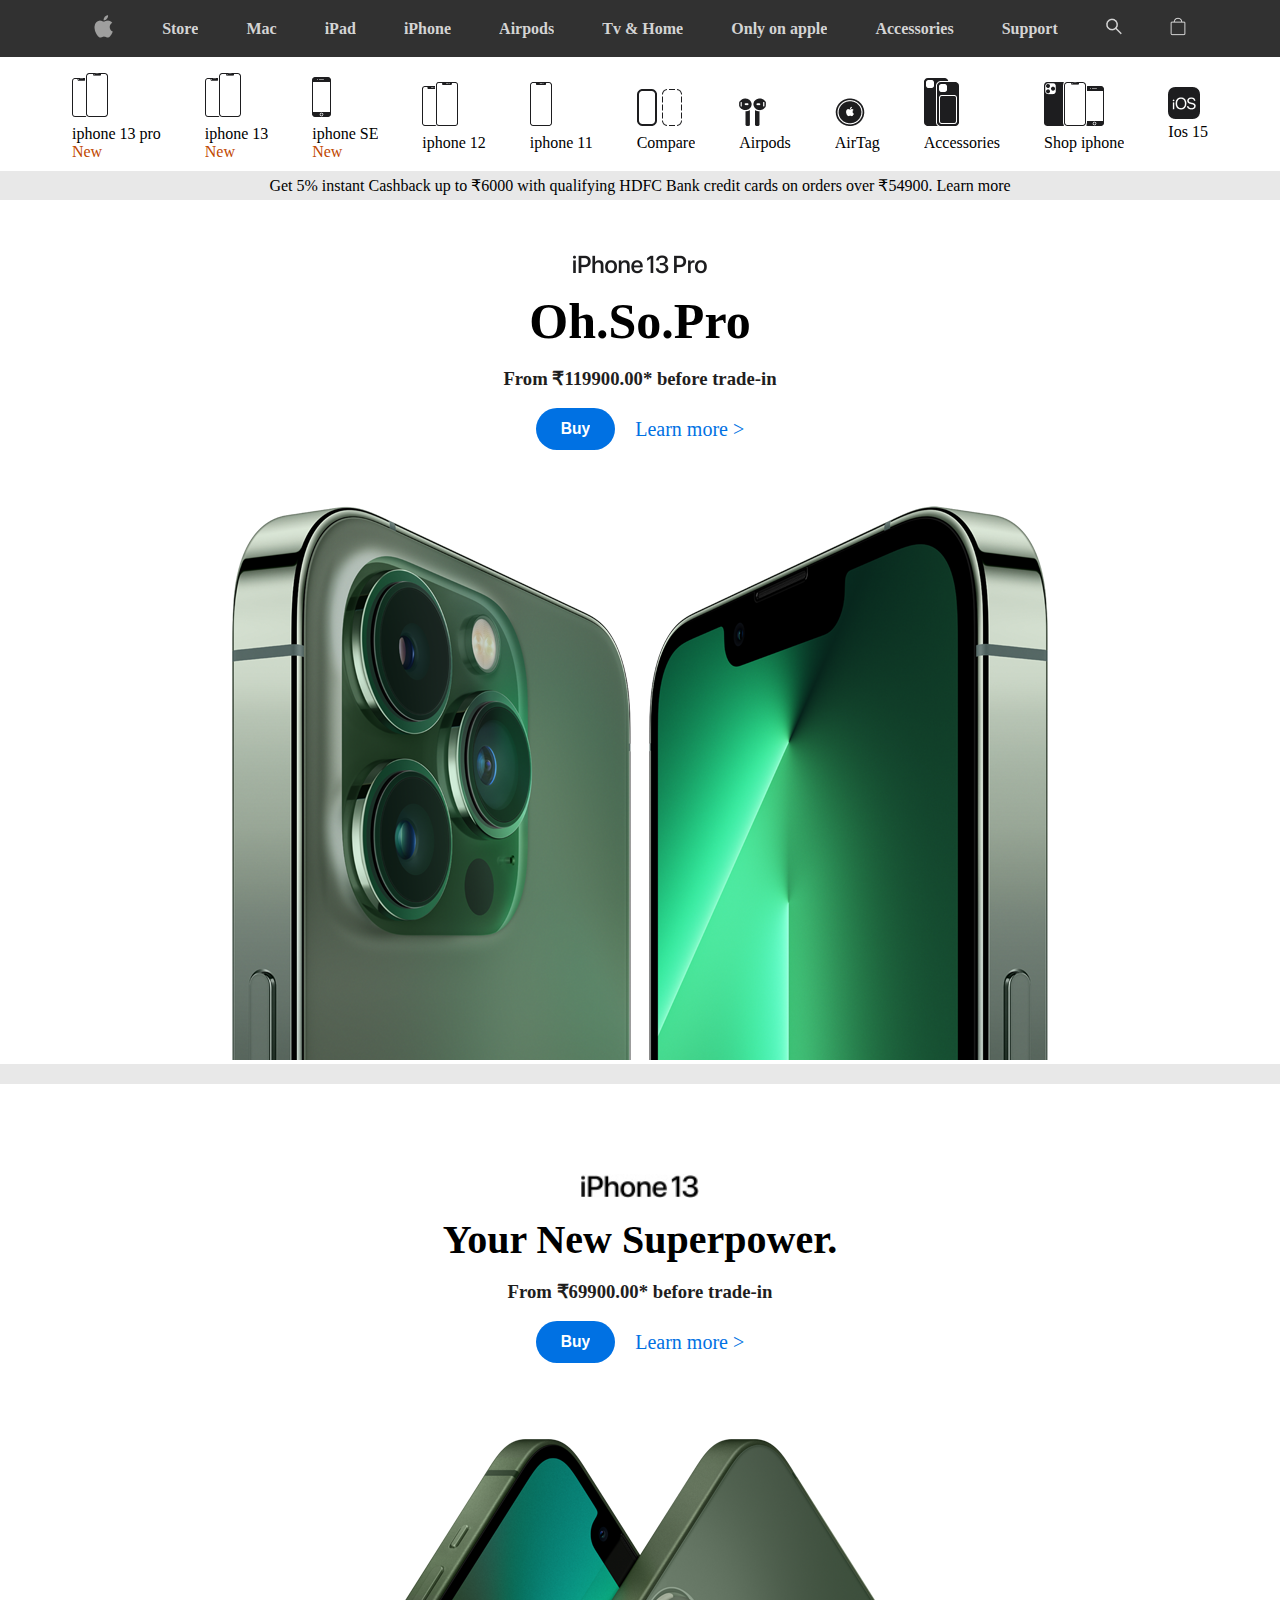
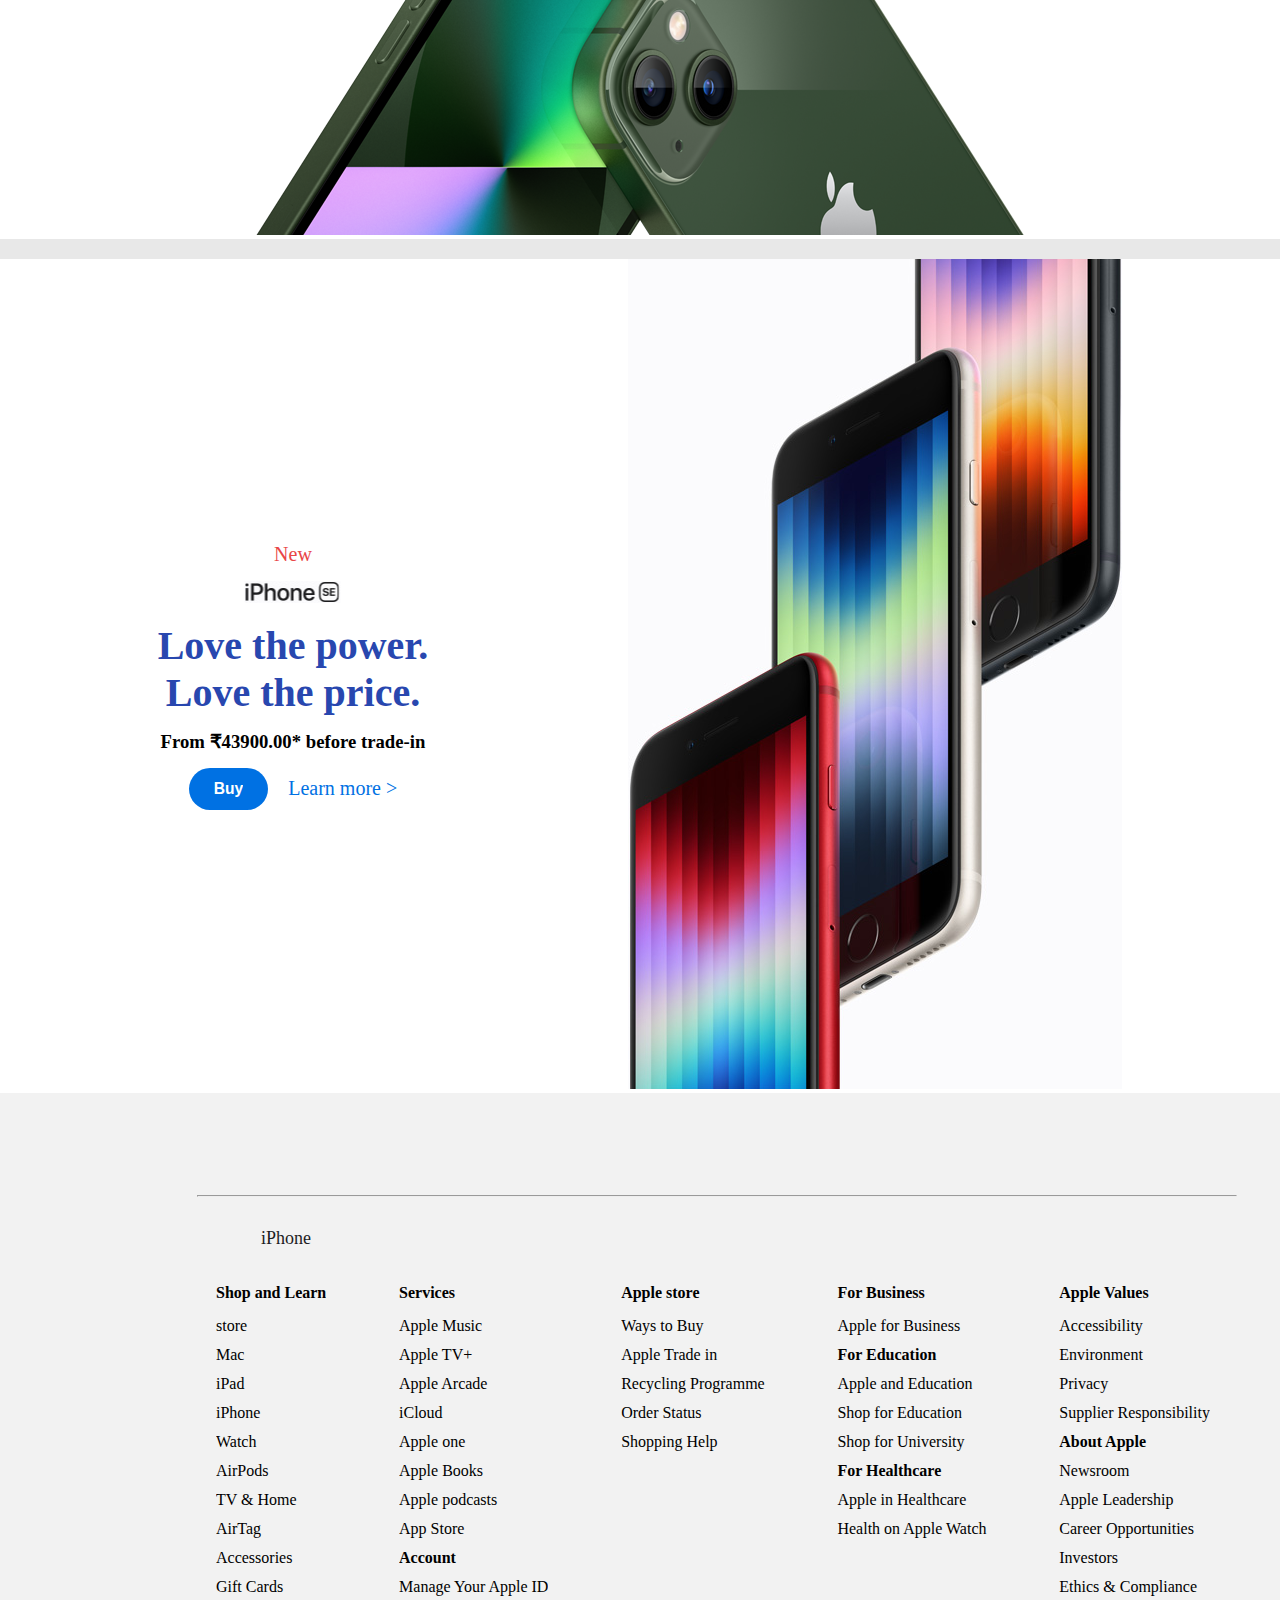
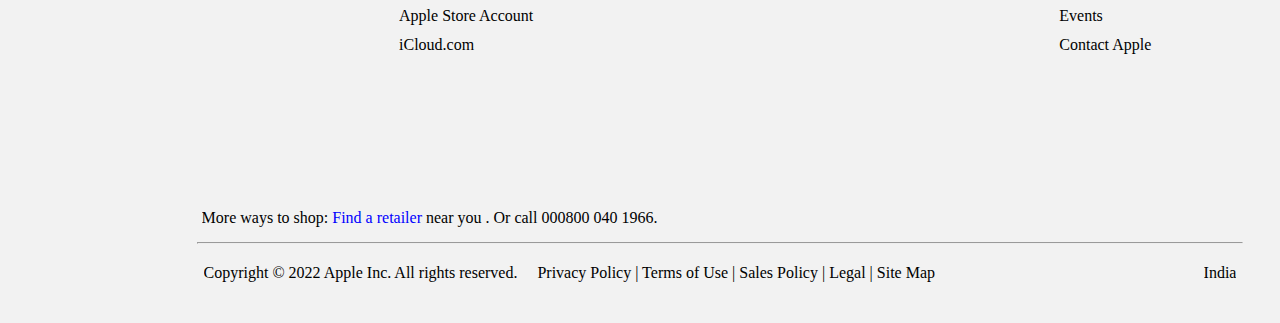
<file: index.html>
<!DOCTYPE html>
<html lang="en">
  <head>
    <meta charset="UTF-8" />
    <meta http-equiv="X-UA-Compatible" content="IE=edge" />
    <meta name="viewport" content="width=device-width, initial-scale=1.0" />
    <title>Document</title>
    <link rel="stylesheet" href="./index.css" />
  </head>
  <body style="font-family: San Francisco ;">
    <section class="sec-1">
      <div class="head" style="text-align: center">
        <ol>
          <img
            src="./Assests/apple-logo-png-antivirus-software-policy-library-and-information-34 1.png"
            alt=""
          />
        </ol>
        <ol>
          <h4 style="color: #d4d4d4">Store</h4>
        </ol>
        <ol>
          <h4 style="color: #d4d4d4">Mac</h4>
        </ol>
        <ol>
          <h4 style="color: #d4d4d4">iPad</h4>
        </ol>
        <ol>
          <h4 style="color: #d4d4d4">iPhone</h4>
        </ol>
        <ol>
          <h4 style="color: #d4d4d4">Airpods</h4>
        </ol>
        <ol>
          <h4 style="color: #d4d4d4">Tv & Home</h4>
        </ol>
        <ol>
          <h4 style="color: #d4d4d4">Only on apple</h4>
        </ol>
        <ol>
          <h4 style="color: #d4d4d4">Accessories</h4>
        </ol>
        <ol>
          <h4 style="color: #d4d4d4">Support</h4>
        </ol>
        <ol>
          <img src="./Assests/Vector.png" alt="" />
        </ol>
        <ol>
          <img src="./Assests/bag.png" alt="" />
        </ol>
      </div>
      <div class="nav-below-menu">
        <div class="logo-menu-below">
          <img src="./Assests/iphone_13_light__ewo3e0sf67o2_large 1.png" />
          <p>iphone 13 pro</p>
          <p style="color: rgba(191, 72, 0, 1)">New</p>
        </div>
        <div class="logo-menu-below">
          <img src="./Assests/iphone_13_light__ewo3e0sf67o2_large 1.png" />
          <p>iphone 13</p>
          <p style="color: rgba(191, 72, 0, 1)">New</p>
        </div>
        <div class="logo-menu-below">
          <img src="./Assests/icons/iphone_se_light__fhg8duy6ffau_large 1.png" />
          <p>iphone SE</p>
          <p style="color: rgba(191, 72, 0, 1)">New</p>
        </div>
        <div class="logo-menu-below">
          <img src="./Assests/icons/iphone_12_light__cxh2ll1zwpw2_large 1.png" />
          <p>iphone 12</p>
        </div>
        <div class="logo-menu-below">
          <img src="./Assests/icons/iphone_11_light__b9p04p2r2vqu_large 1.png" />
          <p>iphone 11</p>
        </div>
        <div class="logo-menu-below">
          <img src="./Assests/icons/iphone_compare_light__f4jj7brpbvm2_large 1.png" />
          <p>Compare</p>
        </div>
        <div class="logo-menu-below">
          <img src="./Assests/icons/airpods_light__8oj157p2476a_large 1.png" />
          <p>Airpods</p>
        </div>
        <div class="logo-menu-below">
          <img src="./Assests/icons/airtag_light__cb2bmnv6aoeu_large 1.png" />
          <p>AirTag</p>
        </div>
        <div class="logo-menu-below">
          <img src="./Assests/icons/accessories_light__ed5l6ipsevqu_large 1.png" />
          <p>Accessories</p>
        </div>
        <div class="logo-menu-below">
          <img src="./Assests/icons/shop_iphone_light__b2toggskllle_large 1.png" />
          <p>Shop iphone</p>
        </div>
        <div class="logo-menu-below">
          <img src="./Assests/icons/ios_15.png" />
          <p>Ios 15</p>
        </div>
      </div>
      <p class="offer" style="text-align: center">
        Get 5% instant Cashback up to ₹6000 with qualifying HDFC Bank credit
        cards on orders over ₹54900. Learn more
      </p>
      <br />
      <br />
      <br />
      <div class="iphone13pro">
        <img src="./Assests/iphone_13_pro_logo__cnrg1x0bkk2u_large 1 (1).png" />
      </div>
      <br />
      <h1 style="text-align: center; font-size: 50px" >Oh.So.Pro</h1>
      <br />
      <h3 style="text-align: center; color: #1f1e1e">
        From ₹119900.00* before trade‑in
      </h3>
      <br />
      <div class="buy-bottom">
        <button class="btn-1"><h3>Buy</h3></button>
        <p>Learn more ></p>
      </div>
      <br />
      <br />
      <br />
      <center>
        <img src="./Assests/iphone_13_pro_hero__gqclakbze4a6_large 1.png">
      </center>
      <div class="bottom-border-sec-1"></div>
    </section>
    <br><br><br><br><br>

        <div class="iphone13">
          
            <img src="./Assests/iphone_13_logo__d3hio8hp6r2a_large.png" style="width: 120px;">
            </div><br>
           <h1 style="text-align: center; font-size: 40px" >Your New Superpower.</h1>
            </div><br>
            <h3 style="text-align: center; color: #1f1e1e">
              From ₹69900.00* before trade‑in
            </h3><br>
            <div class="buy-bottom-1">
              <button class="btn-2"><h3>Buy</h3></button>
              <p>Learn more ></p>
            </div><br><br><br><br>
            <center>
              <img src="./Assests/iphone_13_hero__c7g09yt0mjcm_large 1.png">
            </center>
            <div class="bottom-border-sec-2"></div>
          </div>
        </div>
      </pre>
    </div>
    </section>
    <section class="sec-2">
          <div class="sec-2-part">
            <div class="sec-2-left">
              <p style="color:rgb(233, 70, 70); font-size: 20px;">New</p>
              <div class="sec-2-left-img"> <img src="./Assests/iphone_se_logo__ii1n5sjcmci2_large 1.png" alt=""></div>
             
              <h1 style="color: rgba(40, 71, 175, 1) ; font-size: 40px;">Love the power.<br>Love the price.</h1>
              <h3>From ₹43900.00* before trade‑in</h3>
              <div class="sec-2-left-btn">
                <button class="btn-3"><h3>Buy</h3></button>
                <p>Learn more > </p>
              </div>
            </div>
            <div class="sec-2-right">
              <img src="./Assests/iphone_se_hero__gd586pazxqqa_large 1.png" alt="">
            </div>
          </div>
    </section>
    <footer>
      <hr style="width: 1040px;height: 0px;margin-left: 197px;margin-top: 102px;">
      <p style="font-family: 'SF Pro Text';font-style: normal;font-weight: 400;font-size: 18px;margin-top: 31px;margin-left: 261px;color: #1D1D1F;">iPhone</p>
      </div>
      <div class="ftr-2">
          <div>
            <h4>Shop and Learn</h4>
            <p>store</p>
            <p>Mac</p>
            <p>iPad</p>
            <p>iPhone</p>
            <p>Watch</p>
            <p>AirPods</p>
            <p>TV & Home</p>
            <p>AirTag</p>
            <p>Accessories</p>
            <p>Gift Cards</p>
          </div>
          <div>
            <h4>Services</h4>
            <p>Apple Music</p>
            <p>Apple TV+</p>
            <p>Apple Arcade</p>
            <p>iCloud</p>
            <p>Apple one</p>
            <p>Apple Books</p>
            <p>Apple podcasts</p>
            <p>App Store</p>
            <p><b>Account</b></p>
            <p>Manage Your Apple ID</p>
            <p>Apple Store Account</p>
            <p>iCloud.com</p>
          </div>
          <div>
            <h4>Apple store</h4>
            <p>Ways to Buy</p>
            <p>Apple Trade in</p>
            <p>Recycling Programme</p>
            <p>Order Status</p>
            <p>Shopping Help</p>
          </div>
          <div>
            <h4>For Business</h4>
            <p>Apple for Business</p>
            <p><b>For Education</B></p>
            <p>Apple and Education</p>
            <p>Shop for Education</p>
            <p>Shop for University</p>
            <p><b>For Healthcare</b></p>
            <p>Apple in Healthcare</p>
            <p>Health on Apple Watch</p>
          </div>
          <div>
            <h4>Apple Values</h4>
            <p>Accessibility</p>
            <p>Environment</p>
            <p>Privacy</p>
            <p>Supplier Responsibility</p>
            <p><B>About Apple</B></p>
            <p>Newsroom</p>
            <p>Apple Leadership</p>
            <p>Career Opportunities</p>
            <p>Investors</p>
            <p>Ethics & Compliance</p>
            <p>Events</p>
            <p>Contact Apple</p>
          </div>
      </div>
      <p class="para-last">More ways to shop:<span style="color: blue;"> Find a retailer </span>near you . Or call 000800 040 1966.</p>
      <hr style="width: 1046px;height: 0px;margin-left: 197px;margin-top: 15px;">
      <div class="ftr-3">
        <div class="left">  <p>Copyright © 2022 Apple Inc. All rights reserved.</p>
          <p>Privacy Policy  |  Terms of Use  |  Sales Policy  |  Legal  |  Site Map</p></div>
      
        <div class="india">India</div>
      </div>
      </div>
       
    </footer>
  </body>
</html>
</file>
<file: index.css>
@font-face {
    font-family: "San Francisco";
    font-weight: 400;
    src: url("https://applesocial.s3.amazonaws.com/assets/styles/fonts/sanfrancisco/sanfranciscodisplay-regular-webfont.woff");
  }
*{
    margin: 0;
    padding: 0;
    box-sizing: border-box;
    overflow-x: hidden;
}



.head {
      display: flex;
      justify-content:space-around;
      align-items: center;
      background-color: rgba(49, 49, 49, 1);
      ;
      padding: 15px 70px;

}
.nav-below-menu {
    display: flex;
    align-items: center;
    justify-content: center;
    padding: 10px 50px;
    justify-content: space-around;
}
.offer {
      background-color: rgba(209, 209, 209, 0.5);
      padding: 5px;
      align-items: center
}
.iphone13pro {
    display: flex;
    align-items: center ;
    justify-content: center;
}
.pro {
    position: absolute;
width: 300px;
height: 100px;
justify-content: center;
}
.buy-bottom {
    display: flex;
    align-items: center;
    justify-content: center;
    gap: 20px;
}
.buy-bottom .btn-1 {
    padding: 12px 25px;
    border: none;
    border-radius: 33px;
    background-color: rgba(0, 113, 227, 1);
    color: white
    
}
.buy-bottom p {
    color:rgba(0, 113, 227, 1) ;
    font-size : 20px;
}
.bottom-border-sec-1 {
    width: 100vw;
    height: 20px;
    background-color: rgba(209, 209, 209, 0.5);
}
.sec2-div-part {
    display: flex;
    justify-content: center;
}
.iphone13 {
    align-items: center;
    justify-content: center;
    display: flex;

}
.buy-bottom-1 {
    display: flex;
    align-items: center;
    justify-content: center;
    gap: 20px;
}
.buy-bottom-1 .btn-2{
    padding: 12px 25px;
    border: none;
    border-radius: 33px;
    background-color: rgba(0, 113, 227, 1);
    color: white
}
.buy-bottom-1 p{
    color:rgba(0, 113, 227, 1) ;
    font-size : 20px;
}
.bottom-border-sec-2 {
    width: 100vw;
    height: 20px;
    background-color: rgba(209, 209, 209, 0.5);
}
.iphonese {
    
    justify-content: flex-end;
    display: flex;
    padding: 1px;
    position: absolute;
    left: 700px;

}
.sec-3-1 p {
color: #2847AF;
width: 327px;
height: 500px;
font-weight: 500;
font-size: 48px;
position:relative;
left: 180px;
top: 50px;


}
.sec-2-part{
    display: flex;
    justify-content: center;
    align-items: center;
    gap: 200px;
}
.sec-2-left{
    display: flex;
    flex-direction: column;
    gap: 15px;
     text-align: center;
}
footer{
    width: 1440px;
height: 830px;
left: 0px;
top: 2812px;
background: #F2F2F2;

}
.ftr-2{
    display: flex;
    justify-content: space-between;
    margin-left: 216px;
    margin-right: 230px;
    margin-top: 35px;
}
.ftr-2 h4 {
    margin-bottom: 15px;
}
.ftr-2 p {
margin-bottom: 11px;
}
.ftr-3{
    display: flex;
    justify-content: space-evenly;
    gap: 65px
    
;
}
.left{
    display: flex;
    gap: 20px;
    margin-top: 20px;
}
.para-last{
    margin-top: 10%;
    margin-left: 14%;
}
.india{
    margin-top: 20px;
}
.sec-2-left-btn {
    display: flex;
    align-items: center;
    justify-content: center;
    gap: 20px;
}
.btn-3 {
    padding: 12px 25px;
    border: none;
    border-radius: 33px;
    background-color: rgba(0, 113, 227, 1);
    color: white
}
.sec-2-left-btn p {
    color:rgba(0, 113, 227, 1) ;
    font-size : 20px;
}
</file>
